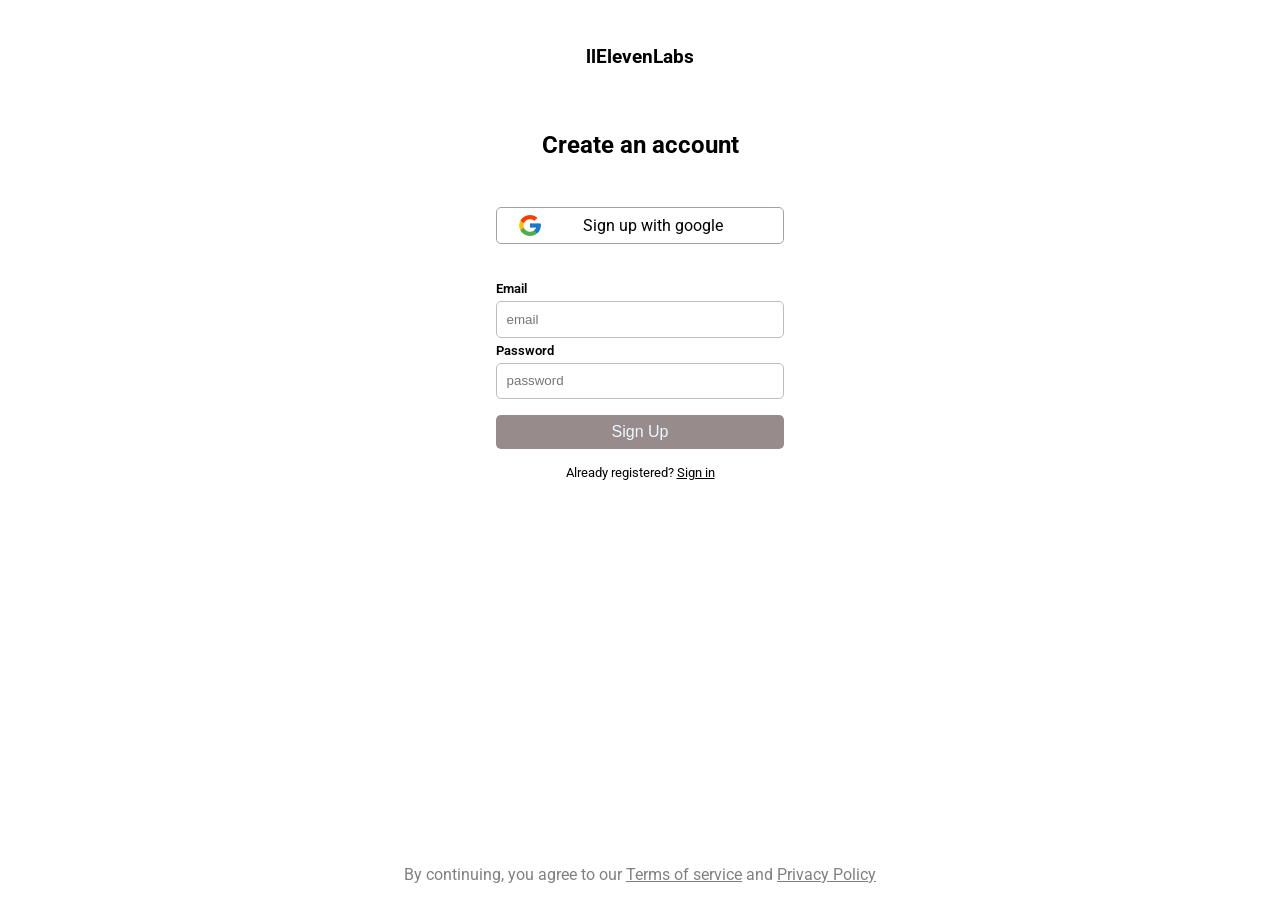
<file: web_dev_and_devops/week1/assignment1/index.html>
<!DOCTYPE html>
<html lang="en">
<head>
    <meta charset="UTF-8">
    <meta name="viewport" content="width=device-width, initial-scale=1.0">
    <title>Eleven Labs</title>
    <link rel="preconnect" href="https://fonts.googleapis.com">
    <link rel="preconnect" href="https://fonts.gstatic.com" crossorigin>
    <link href="https://fonts.googleapis.com/css2?family=Roboto:ital,wght@0,100..900;1,100..900&display=swap" rel="stylesheet">
    <link rel="stylesheet" href="style.css">
</head>
<body>

    <header>
        <h3>llElevenLabs</h3>
    </header>
    <form>
        <p class="acc">Create an account</p>

        <div class="google">
            <img src="image.png" alt="google">
            <p>Sign up with google</p>
        </div>

        <div class="box">
            <label for="email">Email</label>
            <input type="text" id="email" placeholder="email">
        </div>

        <div class="box">
            <label for="password">Password</label>
            <input type="password" id="password" placeholder="password">
        </div>

        <button>Sign Up</button>

        <p class="signin">Already registered? <u>Sign in</u></p>
    </form>
    <footer>

        <p>By continuing, you agree to our <u>Terms of service</u> and <u>Privacy Policy</u></p>

    </footer>


    
</body>
</html>
</file>
<file: web_dev_and_devops/week1/assignment1/style.css>
*{
    margin:0;
    padding: 0;
    box-sizing: border-box;
}

html{
    font-family: "Roboto" ,system-ui, -apple-system, BlinkMacSystemFont, 'Segoe UI', Oxygen, Ubuntu, Cantarell, 'Open Sans', 'Helvetica Neue', sans-serif;
   
}

body{
    min-height: 100vh;
    display: flex;
    flex-direction: column;
    align-items: center;
}

header{
    padding: 2.9rem;
    text-align: center;
}

form{
    flex-grow:1;  
    min-width: 18rem;  
}

.acc{
    font-size:x-large;
    font-weight: bolder;
    padding: 1rem;
    text-align: center;
}

.google{
    display: flex;
    padding: 5px 20px;
    border: 1px solid rgb(168, 160, 160);
    border-radius: 5px;
    align-items: center;
    justify-content: center;
    margin:2rem 0;
    width: 100%;

}

.google p{
    flex: 1;
    text-align: center;
}

.google img {
    width: 1.6rem;
}

.box{
    display: flex;
    flex-direction: column;
}

label{
    font-size: small;
    font-weight: 600;
    margin: 5px 0;
}

.box input{
    border: 1px solid rgb(191, 188, 188);
    border-radius: 5px;
    padding: 0.6rem;
    outline: none;
    -webkit-border-radius: 5px;
    -moz-border-radius: 5px;
    -ms-border-radius: 5px;
    -o-border-radius: 5px;
}

button{
    width: 100%;
    padding: 0.5rem ;
    border-radius: 5px;
    background-color: rgb(151, 139, 139);
    border: none;
    color: aliceblue;
    font-size: medium ;
    -webkit-border-radius: 5px;
    -moz-border-radius: 5px;
    -ms-border-radius: 5px;
    -o-border-radius: 5px;
    margin: 1rem 0;
    cursor: pointer;
}

.signin{
    text-align: center;
    font-size: small;
}



footer{
    color: gray;
    margin-bottom: 1rem ;
}
</file>
